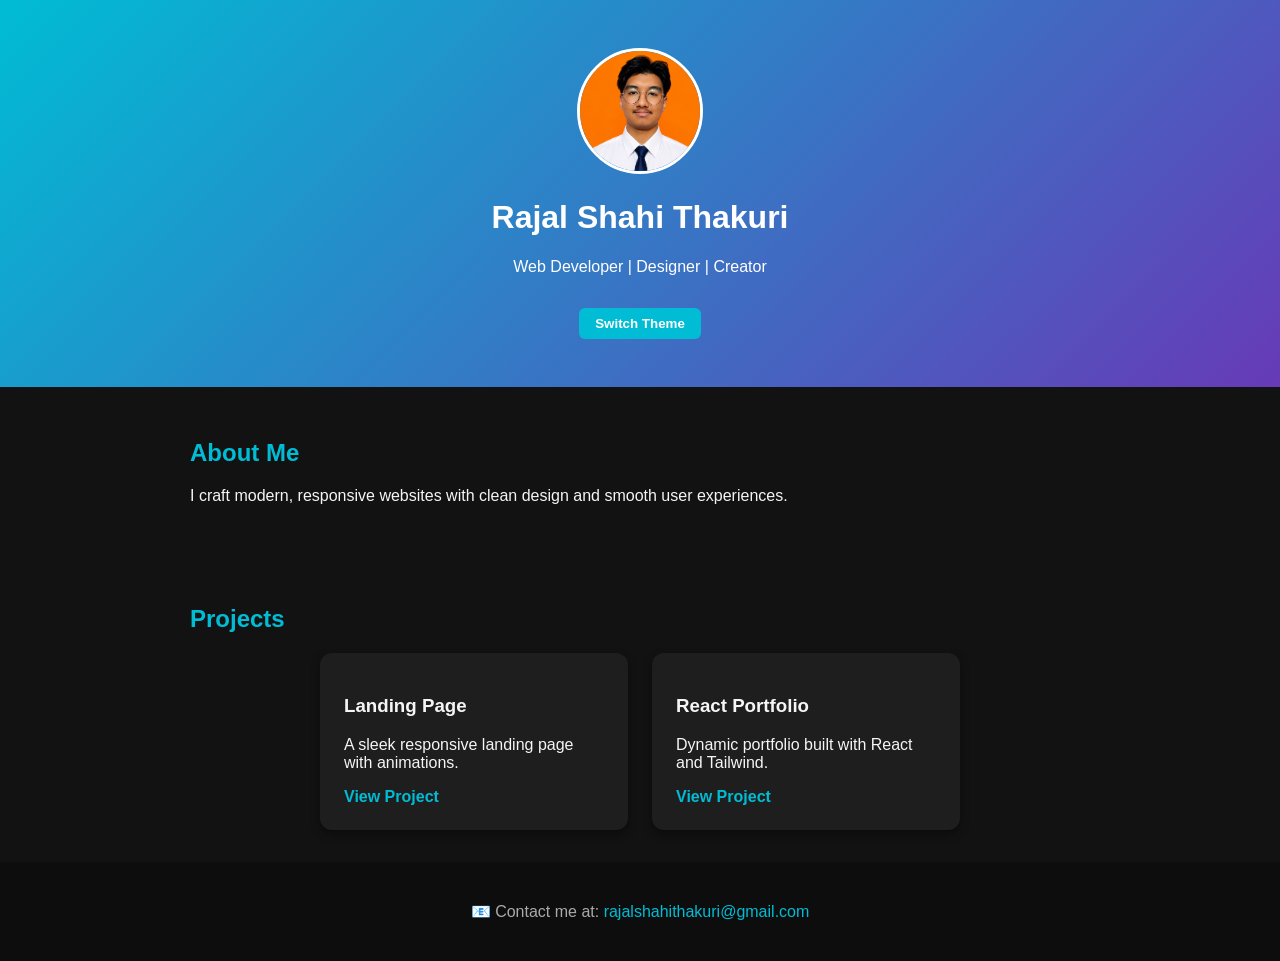
<file: Portfolio-Project/index.html>
<!DOCTYPE html>
<html lang="en">
<head>
  <meta charset="UTF-8">
  <meta name="viewport" content="width=device-width, initial-scale=1.0">
  <title>Rajal's Portfolio</title>
 <link rel="stylesheet" href="CSS/style.css">
 <link rel="icon" type="image/x-icon" sizes="96x96" href="IMAGES/Favicon.png">

</head>
<body>
  <header>
    <img src="IMAGES/Avatar.png" alt="My Avatar">
    <h1>Rajal Shahi Thakuri</h1>
    <p>Web Developer | Designer | Creator</p>
    <button class="toggle-btn" onclick="toggleTheme()">Switch Theme</button>
  </header>

  <section>
    <h2>About Me</h2>
    <p>I craft modern, responsive websites with clean design and smooth user experiences.</p>
  </section>

  <section>
    <h2>Projects</h2>
    <div class="projects">
      <div class="project-card">
        <h3>Landing Page</h3>
        <p>A sleek responsive landing page with animations.</p>
        <a href="PROJECTS/index.html">View Project</a>
      </div>
      <div class="project-card">
        <h3>React Portfolio</h3>
        <p>Dynamic portfolio built with React and Tailwind.</p>
        <a href="PROJECTS/react-portfolio.html">View Project</a>
      </div>
    </div>
  </section>

  <footer>
    <p>📧 Contact me at: <a href="mailto:rajalshahithakuri@gmail.com">rajalshahithakuri@gmail.com</a></p>
  </footer>

  <script src="JS/main.js"></script>
   
  </script>
</body>
</html>
</file>
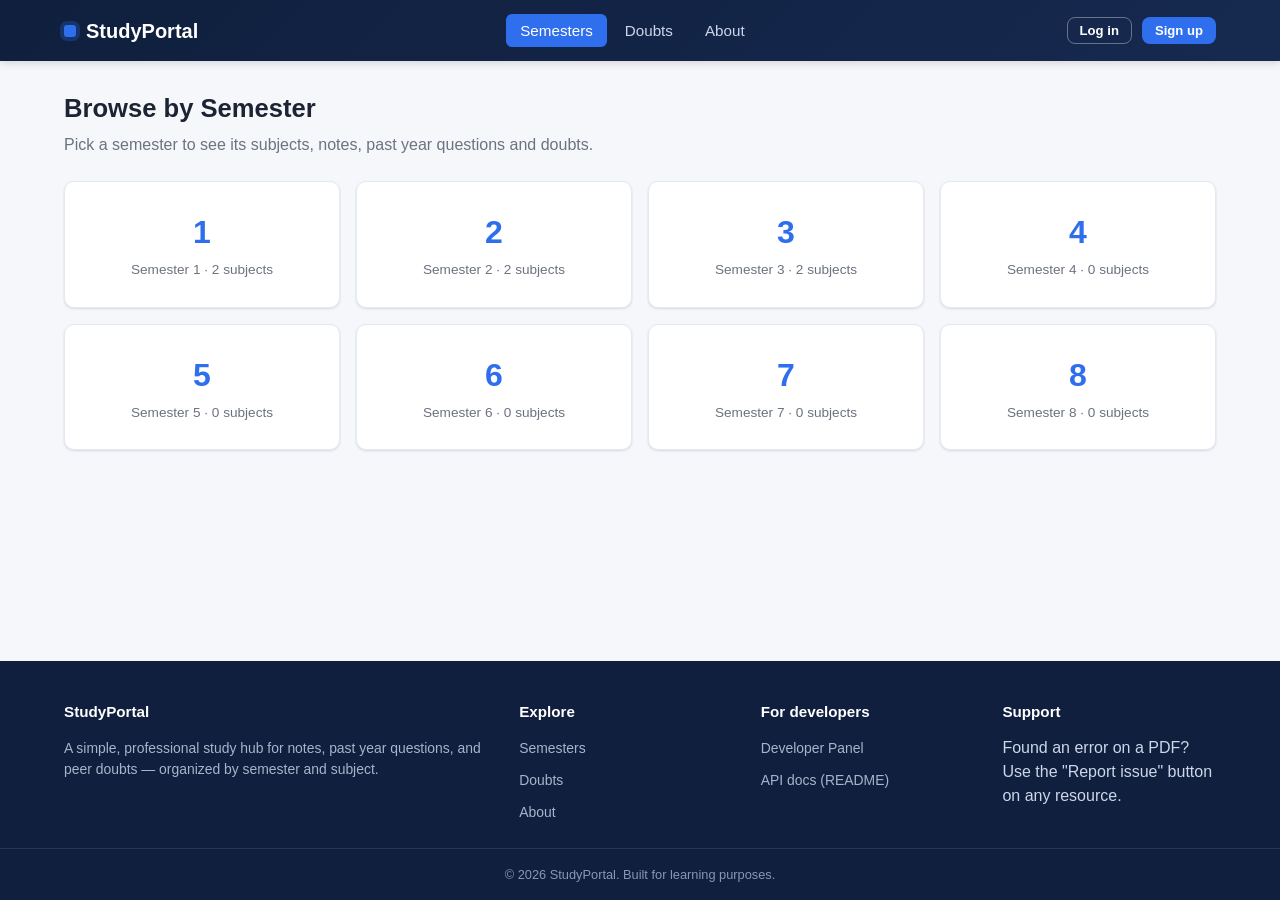
<file: Portfolio-Project/PROJECTS/index.html>
<!DOCTYPE html>
<html lang="en">
<head>
<meta charset="UTF-8" />
<meta name="viewport" content="width=device-width, initial-scale=1.0" />
<title>StudyPortal — Notes, PYQs & Doubts</title>
<link rel="stylesheet" href="css/style.css" />
</head>
<body>

<header class="site-header">
  <div class="header-inner">
    <div class="brand" onclick="go('home')">
      <span class="logo-dot"></span> StudyPortal
    </div>
    <nav class="main-nav">
      <button class="nav-link" data-view="home" onclick="go('home')">Semesters</button>
      <button class="nav-link" data-view="doubts" onclick="go('doubts')">Doubts</button>
      <button class="nav-link" id="devNavLink" data-view="developer" onclick="go('developer')" style="display:none;">Developer Panel</button>
      <button class="nav-link" data-view="about" onclick="go('about')">About</button>
    </nav>
    <div class="header-auth" id="headerAuthArea"></div>
  </div>
</header>

<main>

  <!-- HOME: semester grid -->
  <section id="view-home" class="view">
    <h1 class="page-title">Browse by Semester</h1>
    <p class="page-subtitle">Pick a semester to see its subjects, notes, past year questions and doubts.</p>
    <div id="semesterGrid" class="grid grid-4"></div>
  </section>

  <!-- SUBJECTS list for a semester -->
  <section id="view-subjects" class="view">
    <button class="btn btn-ghost btn-sm" onclick="go('home')">&larr; All semesters</button>
    <h1 class="page-title" id="subjectsSemTitle">Semester — Subjects</h1>
    <div id="subjectList" class="subject-list"></div>
  </section>

  <!-- SUBJECT detail: notes / pyqs / doubts tabs -->
  <section id="view-subject" class="view">
    <button class="btn btn-ghost btn-sm" onclick="go('home')">&larr; Back to semesters</button>
    <h1 class="page-title" id="subjectTitle">Subject</h1>
    <div class="tabs" id="subjectTabs">
      <button data-tab="notes" class="active" onclick="setResourceTab('notes')">Notes</button>
      <button data-tab="pyqs" onclick="setResourceTab('pyqs')">Past Year Questions</button>
      <button data-tab="doubts" onclick="setResourceTab('doubts')">Doubts</button>
    </div>
    <div id="subjectContent" class="grid grid-3"></div>
  </section>

  <!-- ALL DOUBTS -->
  <section id="view-doubts" class="view">
    <div class="section-heading">
      <div>
        <h1 class="page-title">Doubts &amp; Discussion</h1>
        <p class="page-subtitle">Ask questions and help others across all subjects.</p>
      </div>
      <button class="btn btn-primary" onclick="openAskDoubtModal(null)">Ask a doubt</button>
    </div>
    <div id="allDoubtsList" class="card"></div>
  </section>

  <!-- DOUBT THREAD -->
  <section id="view-doubtThread" class="view">
    <button class="btn btn-ghost btn-sm" onclick="go('doubts')">&larr; All doubts</button>
    <div id="doubtThreadContent"></div>
  </section>

  <!-- DEVELOPER PANEL -->
  <section id="view-developer" class="view">
    <h1 class="page-title">Developer Panel</h1>
    <p class="page-subtitle">Upload resources, manage subjects, and rectify reported errors. Visible to developer accounts only.</p>
    <div class="tabs" id="devTabs">
      <button data-devtab="upload" class="active" onclick="setDevTab('upload')">Upload Notes / PYQs</button>
      <button data-devtab="manage" onclick="setDevTab('manage')">Manage Files</button>
      <button data-devtab="subjects" onclick="setDevTab('subjects')">Subjects</button>
      <button data-devtab="reports" onclick="setDevTab('reports')">Error Reports</button>
    </div>

    <div id="devPanel-upload" class="dev-panel grid grid-2">
      <div class="card">
        <h3>Upload Notes (PDF)</h3>
        <form class="stacked" id="uploadNoteForm">
          <label>Subject</label>
          <select name="subject_id" id="noteSubjectSelect" required></select>
          <label>Title</label>
          <input type="text" name="title" required />
          <label>Description (optional)</label>
          <textarea name="description" rows="2"></textarea>
          <label>PDF file</label>
          <input type="file" name="file" accept="application/pdf" required />
          <button class="btn btn-primary" type="submit">Upload Note</button>
        </form>
      </div>
      <div class="card">
        <h3>Upload Past Year Question (PDF)</h3>
        <form class="stacked" id="uploadPyqForm">
          <label>Subject</label>
          <select name="subject_id" id="pyqSubjectSelect" required></select>
          <label>Title</label>
          <input type="text" name="title" required placeholder="e.g. Final Exam 2081" />
          <label>Year</label>
          <input type="text" name="year" placeholder="e.g. 2081" />
          <label>PDF file</label>
          <input type="file" name="file" accept="application/pdf" required />
          <button class="btn btn-primary" type="submit">Upload PYQ</button>
        </form>
      </div>
    </div>

    <div id="devPanel-manage" class="dev-panel" style="display:none;">
      <div class="grid grid-2">
        <div class="card">
          <h3>Uploaded Notes</h3>
          <div id="devNotesList"></div>
        </div>
        <div class="card">
          <h3>Uploaded PYQs</h3>
          <div id="devPyqsList"></div>
        </div>
      </div>
    </div>

    <div id="devPanel-subjects" class="dev-panel" style="display:none;">
      <div class="grid grid-2">
        <div class="card">
          <h3>Add a subject</h3>
          <form class="stacked" id="addSubjectForm">
            <label>Semester (1–8)</label>
            <input type="number" name="semester" min="1" max="8" required />
            <label>Subject name</label>
            <input type="text" name="name" required />
            <label>Code (optional)</label>
            <input type="text" name="code" />
            <button class="btn btn-primary" type="submit">Add subject</button>
          </form>
        </div>
        <div class="card">
          <h3>Existing subjects</h3>
          <div id="devSubjectsList"></div>
        </div>
      </div>
    </div>

    <div id="devPanel-reports" class="dev-panel" style="display:none;">
      <h3 style="margin-top:0;">Reported issues — the fix-it room</h3>
      <p class="page-subtitle">Anything students flag as wrong, broken, or mislabeled shows up here so you can correct it.</p>
      <div id="devReportsList"></div>
    </div>
  </section>

  <!-- ABOUT -->
  <section id="view-about" class="view">
    <h1 class="page-title">About StudyPortal</h1>
    <div class="card">
      <p>StudyPortal is a simple, open study hub organized by semester and subject. Students can read notes and
        past year questions, rate resources, and ask or answer doubts. Verified developer accounts can upload
        and maintain content, and resolve issues the community reports.</p>
      <p style="color:var(--muted);font-size:.9rem;">Built with a Node.js/Express + SQLite backend and a
        framework-free HTML/CSS/JS frontend — see the README in the project files for setup and deployment.</p>
    </div>
  </section>

</main>

<footer class="site-footer">
  <div class="footer-inner">
    <div>
      <h4>StudyPortal</h4>
      <p>A simple, professional study hub for notes, past year questions, and peer doubts — organized by semester and subject.</p>
    </div>
    <div>
      <h4>Explore</h4>
      <ul>
        <li><a href="#" onclick="go('home');return false;">Semesters</a></li>
        <li><a href="#" onclick="go('doubts');return false;">Doubts</a></li>
        <li><a href="#" onclick="go('about');return false;">About</a></li>
      </ul>
    </div>
    <div>
      <h4>For developers</h4>
      <ul>
        <li><a href="#" onclick="go('developer');return false;">Developer Panel</a></li>
        <li><a href="../backend/README.md" target="_blank">API docs (README)</a></li>
      </ul>
    </div>
    <div>
      <h4>Support</h4>
      <ul>
        <li>Found an error on a PDF? Use the "Report issue" button on any resource.</li>
      </ul>
    </div>
  </div>
  <div class="footer-bottom">© <span id="year"></span> StudyPortal. Built for learning purposes.</div>
</footer>

<div class="toast-wrap" id="toastWrap"></div>

<div class="modal-backdrop" id="modalBackdrop" style="display:none;" onclick="if(event.target===this) closeModal()">
  <div class="modal" id="modalBox"></div>
</div>

<script>document.getElementById('year').textContent = new Date().getFullYear();</script>
<script src="js/api.js"></script>
<script src="js/main.js"></script>
</body>
</html>
</file>
<file: Portfolio-Project/CSS/style.css>
:root {
      --bg-color: #121212;
      --text-color: #f5f5f5;
      --accent: #00bcd4;
      --card-bg: #1e1e1e;
    }
    body.light {
      --bg-color: #ffffff;
      --text-color: #222222;
      --accent: #673ab7;
      --card-bg: #f4f4f4;
    }
    body {
      font-family: 'Segoe UI', sans-serif;
      margin: 0; padding: 0;
      background: var(--bg-color);
      color: var(--text-color);
      transition: background 0.3s ease, color 0.3s ease;
    }
    header {
      text-align: center;
      padding: 3rem;
      background: linear-gradient(135deg, #00bcd4, #673ab7);
      color: white;
    }
    header img {
      width: 120px; border-radius: 50%; border: 3px solid white;
      transition: transform 0.3s ease;
    }
    header img:hover { transform: scale(1.1); }
    section { padding: 2rem; max-width: 900px; margin: auto; }
    h2 { color: var(--accent); }
    .projects {
      display: flex; gap: 1.5rem; flex-wrap: wrap; justify-content: center;
    }
    .project-card {
      background: var(--card-bg);
      border-radius: 12px;
      padding: 1.5rem;
      width: 260px;
      box-shadow: 0 4px 10px rgba(0,0,0,0.4);
      transition: transform 0.3s ease, box-shadow 0.3s ease;
    }
    .project-card:hover {
      transform: translateY(-8px);
      box-shadow: 0 8px 20px rgba(0,0,0,0.6);
    }
    .project-card a {
      color: var(--accent);
      text-decoration: none;
      font-weight: bold;
    }
    footer {
      text-align: center;
      padding: 1.5rem;
      background: #0d0d0d;
      color: #aaa;
    }
    footer a { color: var(--accent); text-decoration: none; }
    .toggle-btn {
      margin-top: 1rem;
      padding: 0.5rem 1rem;
      border: none;
      border-radius: 6px;
      cursor: pointer;
      background: var(--accent);
      color: white;
      font-weight: bold;
    }
</file>
<file: Portfolio-Project/PROJECTS/css/style.css>
:root {
  --navy: #0f1f3d;
  --navy-light: #16294f;
  --accent: #2f6fed;
  --accent-dark: #1e4fc0;
  --bg: #f5f7fb;
  --card: #ffffff;
  --text: #1c2333;
  --muted: #6b7280;
  --border: #e5e9f2;
  --success: #16a34a;
  --danger: #dc2626;
  --warn: #d97706;
  --radius: 10px;
  --shadow: 0 1px 3px rgba(15, 31, 61, 0.08), 0 1px 2px rgba(15, 31, 61, 0.06);
}

* { box-sizing: border-box; }
html, body { margin: 0; padding: 0; }
body {
  font-family: 'Segoe UI', -apple-system, BlinkMacSystemFont, Roboto, Helvetica, Arial, sans-serif;
  background: var(--bg);
  color: var(--text);
  line-height: 1.5;
  min-height: 100vh;
  display: flex;
  flex-direction: column;
}

a { color: var(--accent); text-decoration: none; }
a:hover { text-decoration: underline; }

/* ---------- Header ---------- */
header.site-header {
  background: linear-gradient(135deg, var(--navy) 0%, var(--navy-light) 100%);
  color: #fff;
  position: sticky;
  top: 0;
  z-index: 100;
  box-shadow: 0 2px 8px rgba(0,0,0,0.15);
}
.header-inner {
  max-width: 1200px;
  margin: 0 auto;
  padding: 14px 24px;
  display: flex;
  align-items: center;
  justify-content: space-between;
  gap: 16px;
  flex-wrap: wrap;
}
.brand { display: flex; align-items: center; gap: 10px; font-weight: 700; font-size: 1.25rem; cursor: pointer; }
.brand .logo-dot { width: 12px; height: 12px; border-radius: 3px; background: var(--accent); box-shadow: 0 0 0 4px rgba(47,111,237,0.25); }
nav.main-nav { display: flex; align-items: center; gap: 4px; flex-wrap: wrap; }
nav.main-nav button.nav-link {
  background: transparent; border: none; color: #cdd6ea; font-size: 0.95rem;
  padding: 8px 14px; border-radius: 6px; cursor: pointer; font-weight: 500;
}
nav.main-nav button.nav-link:hover { background: rgba(255,255,255,0.08); color: #fff; }
nav.main-nav button.nav-link.active { background: var(--accent); color: #fff; }
.header-auth { display: flex; align-items: center; gap: 10px; }
.header-auth .user-chip { font-size: 0.88rem; color: #cdd6ea; display: flex; align-items: center; gap: 8px; }
.role-badge { background: var(--accent); color: #fff; font-size: 0.7rem; padding: 2px 8px; border-radius: 20px; text-transform: uppercase; letter-spacing: .03em; }

/* ---------- Buttons ---------- */
.btn {
  display: inline-flex; align-items: center; justify-content: center; gap: 6px;
  padding: 9px 18px; border-radius: 8px; border: 1px solid transparent;
  font-size: 0.92rem; font-weight: 600; cursor: pointer; transition: all .15s ease;
}
.btn-primary { background: var(--accent); color: #fff; }
.btn-primary:hover { background: var(--accent-dark); text-decoration: none; }
.btn-outline { background: transparent; border-color: rgba(255,255,255,0.35); color: #fff; }
.btn-outline:hover { background: rgba(255,255,255,0.1); text-decoration: none; }
.btn-ghost { background: transparent; color: var(--accent); border-color: var(--border); }
.btn-ghost:hover { background: #eef3ff; text-decoration: none; }
.btn-danger { background: #fef2f2; color: var(--danger); border-color: #fecaca; }
.btn-danger:hover { background: #fee2e2; }
.btn-sm { padding: 5px 12px; font-size: 0.82rem; }
.btn:disabled { opacity: 0.5; cursor: not-allowed; }

/* ---------- Layout ---------- */
main { flex: 1; max-width: 1200px; margin: 0 auto; padding: 28px 24px 60px; width: 100%; }
.view { display: none; }
.view.active { display: block; animation: fadeIn .2s ease; }
@keyframes fadeIn { from { opacity: 0; transform: translateY(4px);} to { opacity: 1; transform: translateY(0);} }

.page-title { font-size: 1.6rem; font-weight: 700; margin: 0 0 6px; }
.page-subtitle { color: var(--muted); margin: 0 0 24px; }

.card { background: var(--card); border: 1px solid var(--border); border-radius: var(--radius); box-shadow: var(--shadow); padding: 20px; }
.grid { display: grid; gap: 16px; }
.grid-4 { grid-template-columns: repeat(4, 1fr); }
.grid-3 { grid-template-columns: repeat(3, 1fr); }
.grid-2 { grid-template-columns: repeat(2, 1fr); }
@media (max-width: 900px) { .grid-4 { grid-template-columns: repeat(2,1fr);} .grid-3{grid-template-columns:repeat(2,1fr);} .grid-2{grid-template-columns:1fr;} }
@media (max-width: 560px) { .grid-4 { grid-template-columns: 1fr;} .grid-3{grid-template-columns:1fr;} }

.sem-card { cursor: pointer; text-align: center; padding: 26px 16px; transition: transform .15s ease, box-shadow .15s ease; }
.sem-card:hover { transform: translateY(-3px); box-shadow: 0 8px 20px rgba(15,31,61,0.12); }
.sem-card .sem-num { font-size: 2rem; font-weight: 800; color: var(--accent); }
.sem-card .sem-label { color: var(--muted); font-size: 0.85rem; margin-top: 4px; }

.subject-list { display: flex; flex-direction: column; gap: 10px; }
.subject-row { display: flex; align-items: center; justify-content: space-between; padding: 14px 18px; }
.subject-row .name { font-weight: 600; }
.subject-row .code { color: var(--muted); font-size: 0.85rem; margin-left: 8px; }

.resource-card { display: flex; flex-direction: column; gap: 8px; }
.resource-card .title { font-weight: 700; font-size: 1.02rem; }
.resource-card .meta { font-size: 0.8rem; color: var(--muted); }
.resource-card .desc { font-size: 0.88rem; color: #444; }
.resource-actions { display: flex; gap: 8px; flex-wrap: wrap; margin-top: 6px; }
.stars { color: #f59e0b; font-size: 0.95rem; }

.tabs { display: flex; gap: 4px; border-bottom: 1px solid var(--border); margin-bottom: 20px; }
.tabs button { background: none; border: none; padding: 10px 18px; font-weight: 600; color: var(--muted); cursor: pointer; border-bottom: 2px solid transparent; }
.tabs button.active { color: var(--accent); border-bottom-color: var(--accent); }

form.stacked { display: flex; flex-direction: column; gap: 12px; max-width: 480px; }
form.stacked input, form.stacked textarea, form.stacked select {
  padding: 10px 12px; border: 1px solid var(--border); border-radius: 8px; font-size: 0.95rem; font-family: inherit;
}
form.stacked label { font-size: 0.85rem; font-weight: 600; color: #333; margin-bottom: -6px; }
.form-row { display: flex; gap: 10px; }
.form-row > * { flex: 1; }

.doubt-item { border-bottom: 1px solid var(--border); padding: 14px 0; }
.doubt-item:last-child { border-bottom: none; }
.badge { display: inline-block; font-size: 0.72rem; padding: 2px 9px; border-radius: 20px; font-weight: 600; }
.badge-open { background: #fff7ed; color: var(--warn); }
.badge-resolved { background: #ecfdf5; color: var(--success); }
.badge-progress { background: #eff6ff; color: var(--accent); }

.toast-wrap { position: fixed; top: 16px; right: 16px; z-index: 1000; display: flex; flex-direction: column; gap: 8px; }
.toast { background: var(--navy); color: #fff; padding: 12px 18px; border-radius: 8px; box-shadow: var(--shadow); font-size: 0.88rem; min-width: 220px; }
.toast.error { background: var(--danger); }
.toast.success { background: var(--success); }

.empty-state { text-align: center; padding: 40px 20px; color: var(--muted); }

.section-heading { display: flex; align-items: center; justify-content: space-between; margin-bottom: 14px; flex-wrap: wrap; gap: 10px; }

/* ---------- Footer ---------- */
footer.site-footer { background: var(--navy); color: #cdd6ea; margin-top: 40px; }
.footer-inner { max-width: 1200px; margin: 0 auto; padding: 40px 24px 24px; display: grid; grid-template-columns: 2fr 1fr 1fr 1fr; gap: 28px; }
.footer-inner h4 { color: #fff; margin: 0 0 12px; font-size: 0.95rem; }
.footer-inner p, .footer-inner a { color: #a9b4cc; font-size: 0.87rem; }
.footer-inner ul { list-style: none; padding: 0; margin: 0; display: flex; flex-direction: column; gap: 8px; }
.footer-bottom { border-top: 1px solid rgba(255,255,255,0.1); text-align: center; padding: 16px; font-size: 0.8rem; color: #8b96b3; }
@media (max-width: 800px) { .footer-inner { grid-template-columns: 1fr 1fr; } }

.modal-backdrop { position: fixed; inset: 0; background: rgba(15,31,61,0.5); display: flex; align-items: center; justify-content: center; z-index: 500; padding: 16px; }
.modal { background: #fff; border-radius: var(--radius); padding: 24px; max-width: 460px; width: 100%; box-shadow: 0 20px 40px rgba(0,0,0,0.2); }
.modal h3 { margin-top: 0; }
.modal-close { float: right; background: none; border: none; font-size: 1.2rem; cursor: pointer; color: var(--muted); }

.pill-nav { display: flex; gap: 8px; margin-bottom: 20px; flex-wrap: wrap; }
.pill-nav button { padding: 6px 14px; border-radius: 20px; border: 1px solid var(--border); background: #fff; cursor: pointer; font-size: 0.85rem; font-weight: 600; }
.pill-nav button.active { background: var(--navy); color: #fff; border-color: var(--navy); }

.status-select { padding: 4px 8px; border-radius: 6px; border: 1px solid var(--border); }
</file>
